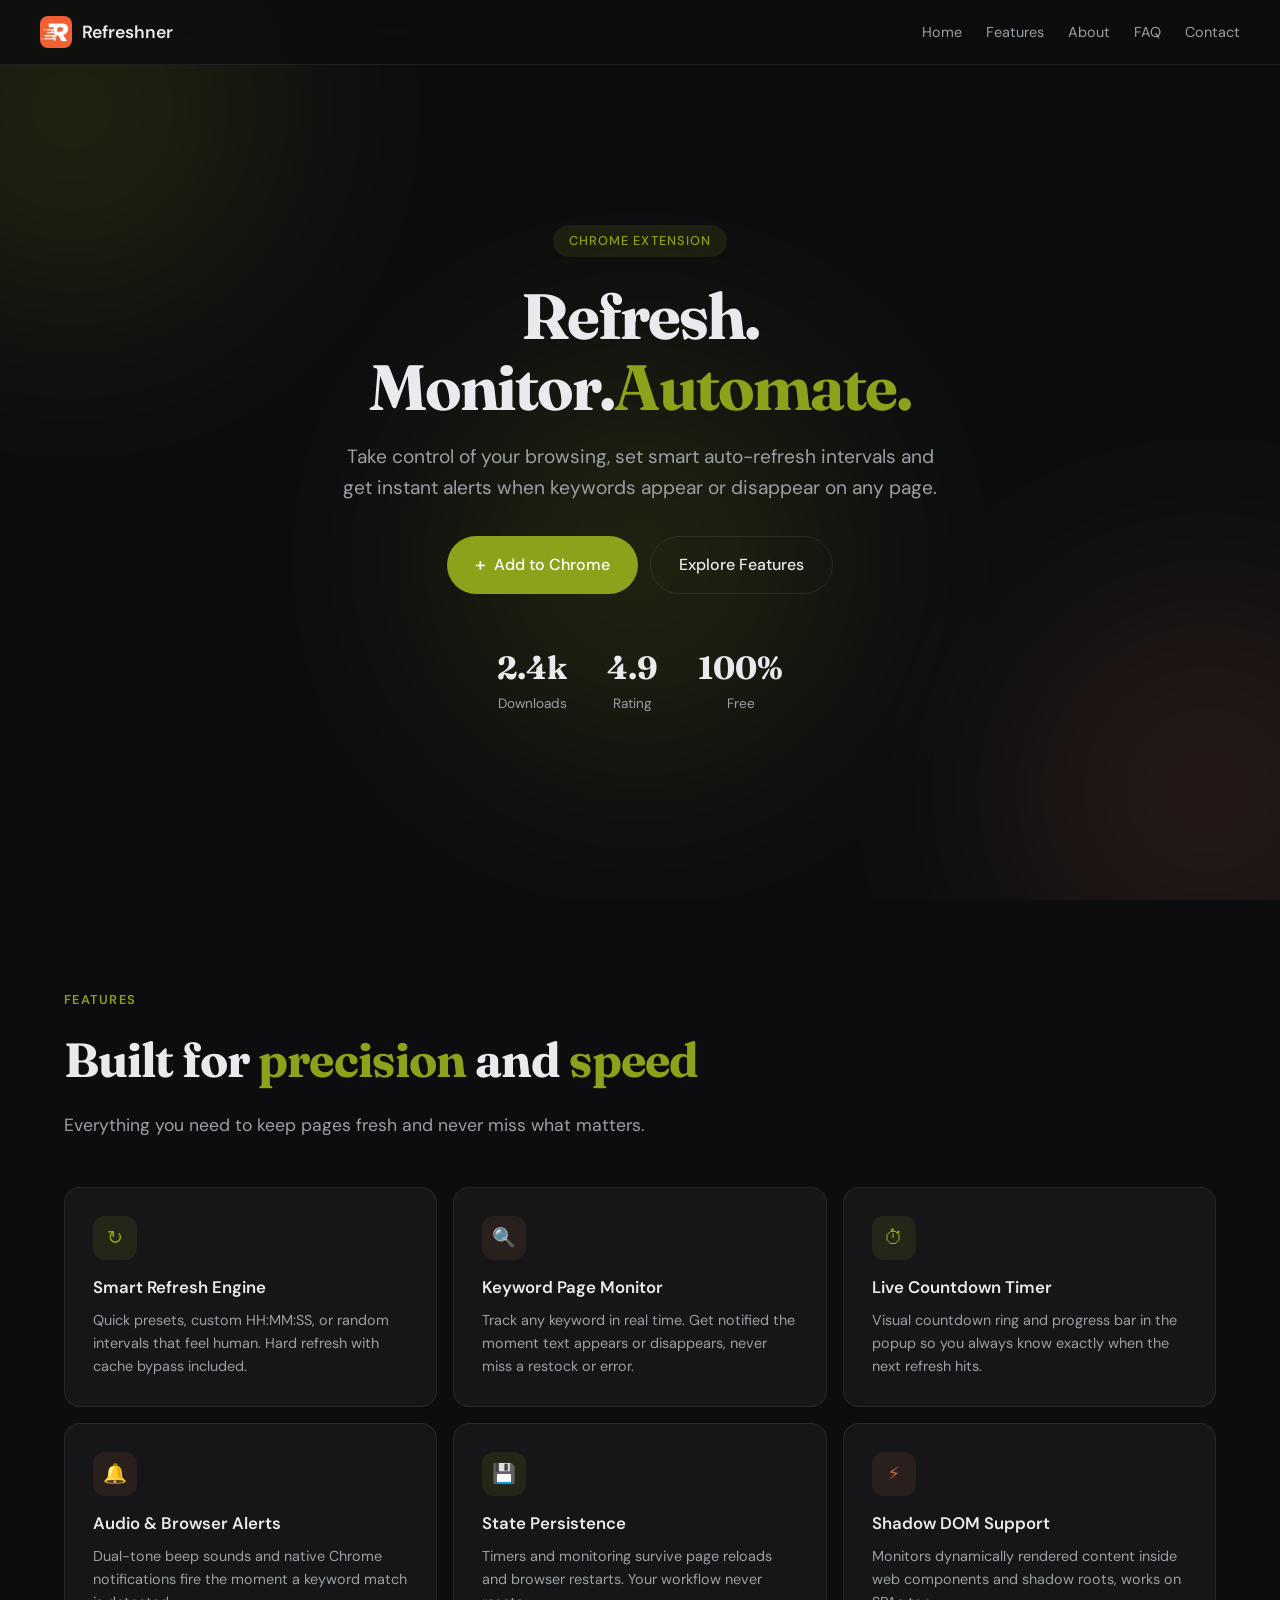
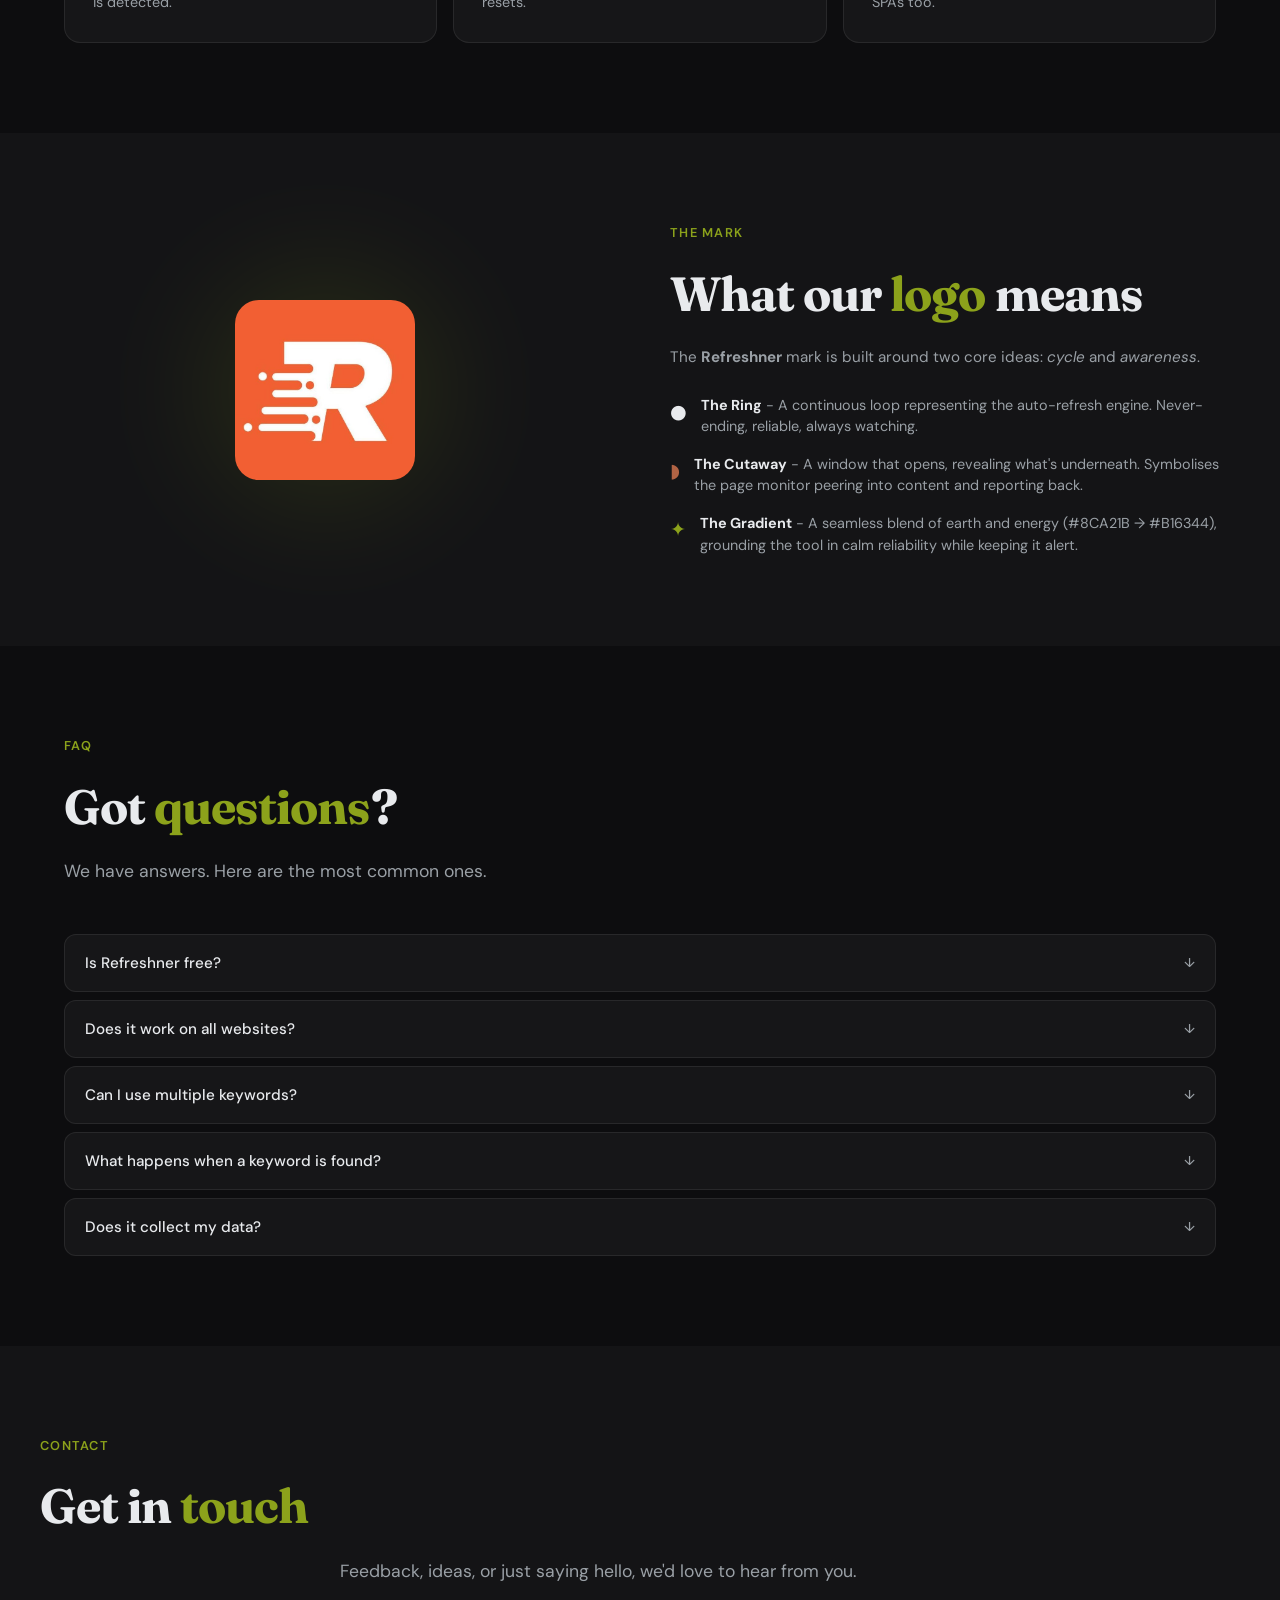
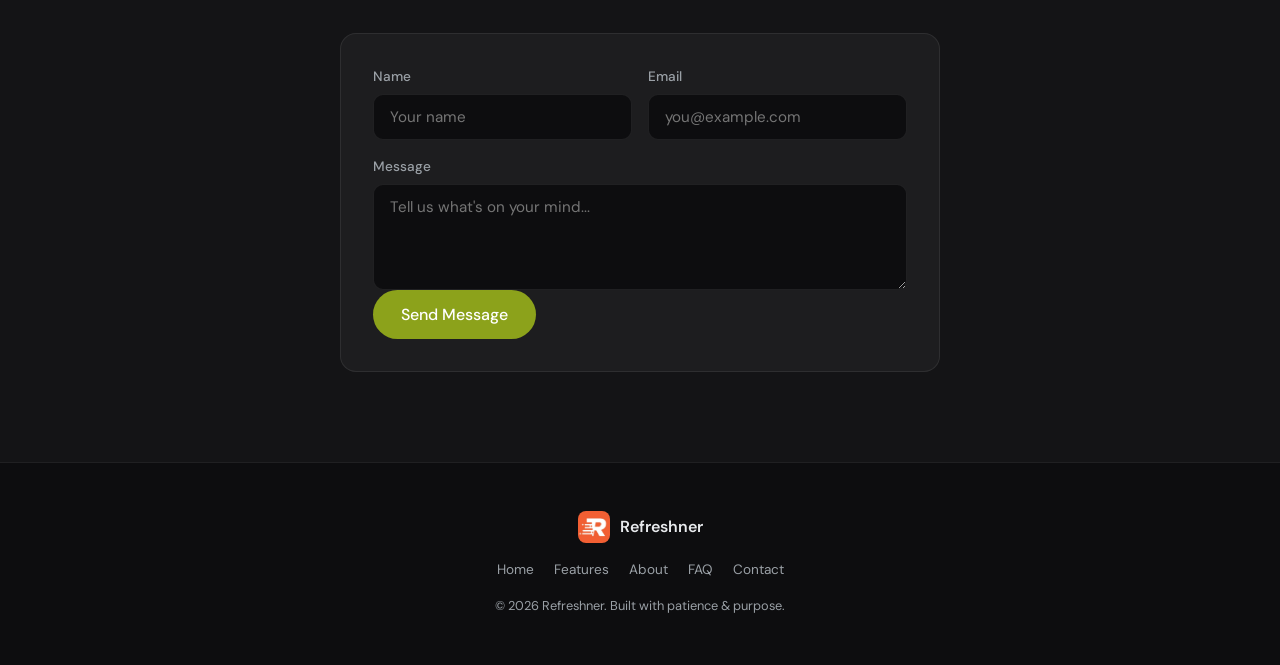
<file: Refreshner/index.html>
<!DOCTYPE html>
<html lang="en">
<head>
  <meta charset="UTF-8" />
  <meta name="viewport" content="width=device-width, initial-scale=1.0" />
  <title>Refreshner - Smart Auto Refresh &amp; Page Monitor</title>
  <meta name="description" content="Refreshner provides smart auto-refresh with customizable intervals, keyword page monitoring, live countdown timer, and audio alerts when matches are found. Free, open source, and privacy-first Chrome extension." />
  <meta name="keywords" content="Refreshner, Chrome extension, auto refresh, page monitor, keyword monitoring, countdown timer, privacy extension, open source" />
  <meta name="robots" content="index, follow" />
  <meta name="googlebot" content="index, follow" />
  <meta name="author" content="Pawan Simha R" />
  <meta name="theme-color" content="#000000" />
  <link rel="canonical" href="https://pawansimha.github.io/JIT/Refreshner/" />
  <meta property="og:type" content="website" />
  <meta property="og:title" content="Refreshner - Smart Auto Refresh &amp; Page Monitor" />
  <meta property="og:description" content="Auto-refresh pages with smart intervals and monitor content for keywords. Free, open source Chrome extension." />
  <meta property="og:url" content="https://pawansimha.github.io/JIT/Refreshner/" />
  <meta property="og:image" content="https://raw.githubusercontent.com/PawanSimha/JIT/main/Logo.webp" />
  <meta property="og:image:width" content="512" />
  <meta property="og:image:height" content="512" />
  <meta property="og:image:alt" content="Refreshner logo" />
  <meta property="og:site_name" content="JIT" />
  <meta property="og:locale" content="en_US" />
  <meta name="twitter:card" content="summary" />
  <meta name="twitter:title" content="Refreshner - Smart Auto Refresh &amp; Page Monitor" />
  <meta name="twitter:description" content="Auto-refresh pages with smart intervals and monitor content for keywords. Free, open source Chrome extension." />
  <meta name="twitter:image" content="https://raw.githubusercontent.com/PawanSimha/JIT/main/Logo.webp" />
  <meta name="twitter:image:alt" content="Refreshner logo" />
  <link rel="icon" href="icons/Refreshner.png" />
  <link rel="preconnect" href="https://fonts.googleapis.com" />
  <link rel="preconnect" href="https://fonts.gstatic.com" crossorigin />
  <script type="application/ld+json">
  {
    "@context": "https://schema.org",
    "@type": "SoftwareApplication",
    "name": "Refreshner",
    "operatingSystem": "ChromeOS, Windows, macOS, Linux",
    "applicationCategory": "BrowserExtension",
    "description": "Smart auto-refresh extension with customizable intervals, keyword page monitoring, live countdown timer, and audio alerts.",
    "version": "2.0.0",
    "offers": { "@type": "Offer", "price": "0", "priceCurrency": "USD" },
    "author": { "@type": "Person", "name": "Pawan Simha R" }
  }
  </script>
  <link href="https://fonts.googleapis.com/css2?family=Fraunces:opsz,wght@9..144,400;9..144,500;9..144,600;9..144,700&family=DM+Sans:opsz,wght@9..40,300;9..40,400;9..40,500;9..40,600&display=swap" rel="stylesheet" />
  <style>
    *,*::before,*::after { margin:0; padding:0; box-sizing:border-box; }
    :root { --green:#8CA21B; --brown:#B16344; --bg:#0d0d0f; --bg2:#141416; --card:rgba(255,255,255,0.04); --border:rgba(255,255,255,0.08); --text:#e8eaed; --text2:#9aa0a6; --max-w:1200px; }
    html { scroll-behavior:smooth; }
    body { font-family:'DM Sans',system-ui,sans-serif; background:var(--bg); color:var(--text); -webkit-font-smoothing:antialiased; line-height:1.6; }
    .navbar { position:fixed; top:0; left:0; right:0; z-index:1000; padding:16px 24px; background:rgba(13,13,15,0.85); backdrop-filter:blur(16px); border-bottom:1px solid var(--border); }
    .nav-inner { max-width:var(--max-w); margin:0 auto; display:flex; align-items:center; justify-content:space-between; }
    .nav-logo { display:flex; align-items:center; gap:10px; text-decoration:none; color:var(--text); font-weight:600; font-size:1.1rem; }
    .nav-logo img { width:32px; height:32px; border-radius:8px; }
    .nav-links { display:flex; list-style:none; gap:24px; }
    .nav-links a { text-decoration:none; color:var(--text2); font-size:0.9rem; transition:color 0.2s; }
    .nav-links a:hover { color:var(--text); }
    .nav-toggle { display:none; flex-direction:column; gap:5px; background:none; border:none; cursor:pointer; padding:4px; }
    .nav-toggle span { display:block; width:24px; height:2px; background:var(--text); border-radius:2px; transition:0.3s; }
    .hero { min-height:100dvh; display:flex; align-items:center; justify-content:center; text-align:center; padding:120px 24px 80px; position:relative; overflow:hidden; }
    .hero-bg { position:absolute; inset:0; overflow:hidden; }
    .blob { position:absolute; width:400px; height:400px; border-radius:50%; filter:blur(100px); opacity:0.15; }
    .blob-1 { background:var(--green); top:-10%; left:-10%; }
    .blob-2 { background:var(--brown); bottom:-10%; right:-10%; }
    .blob-3 { background:var(--green); top:40%; left:50%; transform:translateX(-50%); }
    .hero-content { position:relative; max-width:800px; }
    .hero-badge { display:inline-block; font-size:0.8rem; font-weight:500; padding:6px 16px; border-radius:100px; background:rgba(140,162,27,0.12); color:var(--green); margin-bottom:24px; text-transform:uppercase; letter-spacing:0.08em; }
    .hero-title { font-family:'Fraunces',serif; font-size:clamp(2.5rem,6vw,4rem); font-weight:700; line-height:1.1; letter-spacing:-0.03em; margin-bottom:20px; }
    .hero-title span { color:var(--green); }
    .hero-sub { font-size:clamp(1rem,2vw,1.2rem); color:var(--text2); max-width:600px; margin:0 auto 32px; }
    .hero-actions { display:flex; gap:12px; justify-content:center; flex-wrap:wrap; }
    .btn { display:inline-flex; align-items:center; gap:8px; padding:14px 28px; border-radius:100px; font-size:1rem; font-weight:500; text-decoration:none; cursor:pointer; border:none; font-family:inherit; transition:opacity 0.2s,transform 0.2s; }
    .btn:hover { opacity:0.85; transform:translateY(-1px); }
    .btn-primary { background:var(--green); color:#fff; }
    .btn-outline { background:transparent; color:var(--text); border:1px solid var(--border); }
    .btn-icon { font-size:1.2rem; }
    .hero-stats { display:flex; gap:40px; justify-content:center; margin-top:48px; flex-wrap:wrap; }
    .stat { display:flex; flex-direction:column; }
    .stat-num { font-family:'Fraunces',serif; font-size:2rem; font-weight:700; color:var(--text); }
    .stat-label { font-size:0.85rem; color:var(--text2); }
    .section { padding:clamp(60px,10vh,100px) 24px; max-width:var(--max-w); margin:0 auto; }
    .section-alt { background:var(--bg2); max-width:none; padding-left:24px; padding-right:24px; }
    .section-alt > * { max-width:var(--max-w); margin-left:auto; margin-right:auto; }
    .section-label { font-size:0.8rem; font-weight:600; color:var(--green); text-transform:uppercase; letter-spacing:0.1em; margin-bottom:12px; }
    .section-title { font-family:'Fraunces',serif; font-size:clamp(2rem,4vw,3rem); font-weight:700; letter-spacing:-0.02em; margin-bottom:12px; }
    .section-title span { color:var(--green); }
    .section-desc { color:var(--text2); font-size:clamp(0.95rem,1.5vw,1.1rem); max-width:600px; margin-bottom:48px; }
    .features-grid { display:grid; grid-template-columns:repeat(auto-fit,minmax(min(280px,100%),1fr)); gap:16px; }
    .feature-card { padding:28px; border-radius:16px; background:var(--card); border:1px solid var(--border); transition:border-color 0.2s; }
    .feature-card:hover { border-color:rgba(255,255,255,0.15); }
    .feature-icon { width:44px; height:44px; display:flex; align-items:center; justify-content:center; border-radius:12px; background:color-mix(in srgb,var(--ic) 12%,transparent); color:var(--ic); font-size:1.2rem; margin-bottom:14px; }
    .feature-card h3 { font-size:1.05rem; font-weight:600; margin-bottom:8px; }
    .feature-card p { font-size:0.9rem; color:var(--text2); line-height:1.6; }
    .about-logo-inner { display:grid; grid-template-columns:1fr 1fr; gap:60px; align-items:center; }
    .about-logo-visual { display:flex; align-items:center; justify-content:center; position:relative; }
    .logo-glow { position:absolute; width:240px; height:240px; border-radius:50%; background:var(--green); filter:blur(60px); opacity:0.15; }
    .about-logo-img { width:180px; height:180px; border-radius:24px; position:relative; }
    .about-logo-text p { color:var(--text2); font-size:0.95rem; margin-bottom:24px; line-height:1.7; }
    .logo-meanings { list-style:none; display:flex; flex-direction:column; gap:16px; }
    .logo-meanings li { display:flex; gap:14px; }
    .lm-icon { font-size:1.2rem; flex-shrink:0; margin-top:2px; }
    .logo-meanings li strong { color:var(--text); }
    .logo-meanings li div { font-size:0.9rem; color:var(--text2); line-height:1.5; }
    .faq-list { display:flex; flex-direction:column; gap:8px; }
    .faq-item { border-radius:12px; background:var(--card); border:1px solid var(--border); overflow:hidden; }
    .faq-q { width:100%; display:flex; justify-content:space-between; align-items:center; padding:18px 20px; background:none; border:none; color:var(--text); font-size:0.95rem; font-weight:500; cursor:pointer; font-family:inherit; text-align:left; }
    .faq-q:hover { background:rgba(255,255,255,0.03); }
    .faq-arrow { font-size:0.8rem; color:var(--text2); transition:transform 0.3s; }
    .faq-item.open .faq-arrow { transform:rotate(180deg); }
    .faq-a { max-height:0; overflow:hidden; transition:max-height 0.3s ease,padding 0.3s ease; padding:0 20px; }
    .faq-item.open .faq-a { max-height:200px; padding:0 20px 18px; }
    .faq-a p { font-size:0.9rem; color:var(--text2); line-height:1.6; }
    .contact-form { max-width:600px; padding:32px; border-radius:16px; background:var(--card); border:1px solid var(--border); }
    .form-row { display:grid; grid-template-columns:1fr 1fr; gap:16px; margin-bottom:16px; }
    .form-group { display:flex; flex-direction:column; gap:6px; }
    .form-group label { font-size:0.85rem; color:var(--text2); font-weight:500; }
    .form-group input,.form-group textarea { width:100%; padding:12px 16px; background:var(--bg); border:1px solid var(--border); border-radius:10px; color:var(--text); font-size:0.95rem; font-family:inherit; outline:none; }
    .form-group input:focus,.form-group textarea:focus { border-color:var(--green); }
    .footer { padding:48px 24px; border-top:1px solid var(--border); text-align:center; }
    .footer-inner { max-width:var(--max-w); margin:0 auto; }
    .footer-brand { display:flex; align-items:center; justify-content:center; gap:10px; margin-bottom:16px; }
    .footer-brand img { width:32px; height:32px; border-radius:8px; }
    .footer-brand span { font-weight:600; font-size:1rem; }
    .footer-links { display:flex; justify-content:center; gap:20px; margin-bottom:16px; }
    .footer-links a { color:var(--text2); text-decoration:none; font-size:0.85rem; }
    .footer-links a:hover { color:var(--text); }
    .footer-copy { font-size:0.8rem; color:var(--text2); }
    .scroll-top { position:fixed; bottom:24px; right:24px; width:44px; height:44px; border-radius:50%; background:var(--green); color:#fff; border:none; font-size:1.2rem; cursor:pointer; opacity:0; visibility:hidden; transition:opacity 0.3s,visibility 0.3s; z-index:999; }
    .scroll-top.show { opacity:1; visibility:visible; }
    .glass { opacity:0; transform:translateY(20px); transition:opacity 0.6s ease,transform 0.6s ease; }
    .glass.visible { opacity:1; transform:translateY(0); }
    @media (max-width:768px) { .nav-links { display:none; position:absolute; top:100%; left:0; right:0; flex-direction:column; background:rgba(13,13,15,0.95); border-bottom:1px solid var(--border); padding:12px; gap:0; } .nav-links.open { display:flex; } .nav-links a { padding:12px 16px; display:block; } .nav-toggle { display:flex; } .about-logo-inner { grid-template-columns:1fr; text-align:center; } .form-row { grid-template-columns:1fr; } .hero-stats { gap:24px; } }
    @media (max-width:560px) { .hero { padding:100px 16px 60px; } .section { padding:40px 16px; } .feature-card { padding:20px; } }
  </style>
</head>
<body>

  <!-- ============ FLOATING NAVBAR ============ -->
  <nav class="navbar" id="navbar">
    <div class="nav-inner">
      <a href="#" class="nav-logo">
        <img src="icons/Refreshner.png" alt="Refreshner logo" width="32" height="32" />
        <span>Refreshner</span>
      </a>
      <ul class="nav-links" id="navLinks">
        <li><a href="#hero">Home</a></li>
        <li><a href="#features">Features</a></li>
        <li><a href="#about-logo">About</a></li>
        <li><a href="#faq">FAQ</a></li>
        <li><a href="#contact">Contact</a></li>
      </ul>
      <button class="nav-toggle" id="navToggle" aria-label="Menu">
        <span></span><span></span><span></span>
      </button>
    </div>
  </nav>

  <!-- ============ HERO ============ -->
  <section class="hero" id="hero">
    <div class="hero-bg">
      <div class="blob blob-1"></div>
      <div class="blob blob-2"></div>
      <div class="blob blob-3"></div>
    </div>
    <div class="hero-content">
      <div class="hero-badge">Chrome Extension</div>
      <h1 class="hero-title">Refresh.<br />Monitor.<span>Automate.</span></h1>
      <p class="hero-sub">
        Take control of your browsing, set smart auto-refresh intervals and
        get instant alerts when keywords appear or disappear on any page.
      </p>
      <div class="hero-actions">
        <a href="../extension.html" class="btn btn-primary">
          <span class="btn-icon">&#43;</span> Add to Chrome
        </a>
        <a href="#features" class="btn btn-outline">Explore Features</a>
      </div>
      <div class="hero-stats">
        <div class="stat"><span class="stat-num">2.4k</span><span class="stat-label">Downloads</span></div>
        <div class="stat"><span class="stat-num">4.9</span><span class="stat-label">Rating</span></div>
        <div class="stat"><span class="stat-num">100%</span><span class="stat-label">Free</span></div>
      </div>
    </div>
  </section>

  <!-- ============ FEATURES ============ -->
  <section class="section" id="features">
    <div class="section-label">Features</div>
    <h2 class="section-title">Built for <span>precision</span> and <span>speed</span></h2>
    <p class="section-desc">
      Everything you need to keep pages fresh and never miss what matters.
    </p>

    <div class="features-grid">
      <div class="feature-card glass" data-delay="0">
        <div class="feature-icon" style="--ic:#8CA21B">&#x21bb;</div>
        <h3>Smart Refresh Engine</h3>
        <p>Quick presets, custom HH:MM:SS, or random intervals that feel human. Hard refresh with cache bypass included.</p>
      </div>
      <div class="feature-card glass" data-delay="0.15">
        <div class="feature-icon" style="--ic:#B16344">&#x1F50D;</div>
        <h3>Keyword Page Monitor</h3>
        <p>Track any keyword in real time. Get notified the moment text appears or disappears, never miss a restock or error.</p>
      </div>
      <div class="feature-card glass" data-delay="0.3">
        <div class="feature-icon" style="--ic:#8CA21B">&#x23F1;</div>
        <h3>Live Countdown Timer</h3>
        <p>Visual countdown ring and progress bar in the popup so you always know exactly when the next refresh hits.</p>
      </div>
      <div class="feature-card glass" data-delay="0.45">
        <div class="feature-icon" style="--ic:#B16344">&#x1F514;</div>
        <h3>Audio &amp; Browser Alerts</h3>
        <p>Dual-tone beep sounds and native Chrome notifications fire the moment a keyword match is detected.</p>
      </div>
      <div class="feature-card glass" data-delay="0.6">
        <div class="feature-icon" style="--ic:#8CA21B">&#x1F4BE;</div>
        <h3>State Persistence</h3>
        <p>Timers and monitoring survive page reloads and browser restarts. Your workflow never resets.</p>
      </div>
      <div class="feature-card glass" data-delay="0.75">
        <div class="feature-icon" style="--ic:#B16344">&#x26A1;</div>
        <h3>Shadow DOM Support</h3>
        <p>Monitors dynamically rendered content inside web components and shadow roots, works on SPAs too.</p>
      </div>
    </div>
  </section>

  <!-- ============ ABOUT THE LOGO ============ -->
  <section class="section section-alt" id="about-logo">
    <div class="about-logo-inner">
      <div class="about-logo-visual">
        <div class="logo-glow"></div>
        <img src="icons/Refreshner.png" alt="Refreshner Logo" class="about-logo-img" width="180" height="180" />
      </div>
      <div class="about-logo-text">
        <div class="section-label">The Mark</div>
        <h2 class="section-title">What our <span>logo</span> means</h2>
        <p>
          The <strong>Refreshner</strong> mark is built around two core ideas:
          <em>cycle</em> and <em>awareness</em>.
        </p>
        <ul class="logo-meanings">
          <li>
            <span class="lm-icon">&#x25CF;</span>
            <div><strong>The Ring</strong> - A continuous loop representing the auto-refresh engine. Never-ending, reliable, always watching.</div>
          </li>
          <li>
            <span class="lm-icon" style="color:#B16344">&#x25D7;</span>
            <div><strong>The Cutaway</strong> - A window that opens, revealing what's underneath. Symbolises the page monitor peering into content and reporting back.</div>
          </li>
          <li>
            <span class="lm-icon" style="color:#8CA21B">&#x2726;</span>
            <div><strong>The Gradient</strong> - A seamless blend of earth and energy (&#35;8CA21B &#8594; &#35;B16344), grounding the tool in calm reliability while keeping it alert.</div>
          </li>
        </ul>
      </div>
    </div>
  </section>

  <!-- ============ FAQ ============ -->
  <section class="section" id="faq">
    <div class="section-label">FAQ</div>
    <h2 class="section-title">Got <span>questions</span>?</h2>
    <p class="section-desc">We have answers. Here are the most common ones.</p>

    <div class="faq-list">
      <div class="faq-item glass">
        <button class="faq-q">
          <span>Is Refreshner free?</span>
          <span class="faq-arrow">&#x2193;</span>
        </button>
        <div class="faq-a"><p>Yes, 100% free, no ads, no data collection. Open-source and always will be.</p></div>
      </div>
      <div class="faq-item glass">
        <button class="faq-q">
          <span>Does it work on all websites?</span>
          <span class="faq-arrow">&#x2193;</span>
        </button>
        <div class="faq-a"><p>It works on every standard webpage. Chrome internal pages (&#99;hrome://) and the PDF viewer are excluded by browser policy.</p></div>
      </div>
      <div class="faq-item glass">
        <button class="faq-q">
          <span>Can I use multiple keywords?</span>
          <span class="faq-arrow">&#x2193;</span>
        </button>
        <div class="faq-a"><p>Absolutely. Add as many keywords as you like, the monitor scans for all of them in real time and triggers on the first match.</p></div>
      </div>
      <div class="faq-item glass">
        <button class="faq-q">
          <span>What happens when a keyword is found?</span>
          <span class="faq-arrow">&#x2193;</span>
        </button>
        <div class="faq-a"><p>The auto-refresh stops immediately, you hear a dual-tone alert sound, and a Chrome notification appears with the matched keyword and page title.</p></div>
      </div>
      <div class="faq-item glass">
        <button class="faq-q">
          <span>Does it collect my data?</span>
          <span class="faq-arrow">&#x2193;</span>
        </button>
        <div class="faq-a"><p>Never. Everything runs locally in your browser. No analytics, no trackers, no servers.</p></div>
      </div>
    </div>
  </section>

  <!-- ============ CONTACT ============ -->
  <section class="section section-alt" id="contact">
    <div class="section-label">Contact</div>
    <h2 class="section-title">Get in <span>touch</span></h2>
    <p class="section-desc">Feedback, ideas, or just saying hello, we'd love to hear from you.</p>

    <form class="contact-form glass" id="contactForm" action="https://formsubmit.co/pawansimha.pc@gmail.com" method="POST">
      <div class="form-row">
        <div class="form-group">
          <label for="name">Name</label>
          <input type="text" name="name" id="name" placeholder="Your name" required />
        </div>
        <div class="form-group">
          <label for="email">Email</label>
          <input type="email" name="email" id="email" placeholder="you@example.com" required />
        </div>
      </div>
      <div class="form-group">
        <label for="message">Message</label>
        <textarea name="message" id="message" rows="4" placeholder="Tell us what's on your mind..." required></textarea>
      </div>
      <input type="hidden" name="_subject" value="Refreshner Contact" />
      <input type="hidden" name="_next" value="https://pawansimha.github.io/JIT/" />
      <button type="submit" class="btn btn-primary">Send Message</button>
    </form>
  </section>

  <!-- ============ FOOTER ============ -->
  <footer class="footer">
    <div class="footer-inner">
      <div class="footer-brand">
        <img src="icons/Refreshner.png" alt="Refreshner" width="28" height="28" />
        <span>Refreshner</span>
      </div>
      <div class="footer-links">
        <a href="#hero">Home</a>
        <a href="#features">Features</a>
        <a href="#about-logo">About</a>
        <a href="#faq">FAQ</a>
        <a href="#contact">Contact</a>
      </div>
      <p class="footer-copy">&copy; 2026 Refreshner. Built with patience &amp; purpose.</p>
    </div>
  </footer>

  <!-- ============ SCROLL TOP ============ -->
  <button class="scroll-top" id="scrollTop" aria-label="Scroll to top">&#x2191;</button>

  <script>
    (function(){'use strict';
      const toggle=document.getElementById('navToggle'),links=document.getElementById('navLinks');
      if(toggle&&links){toggle.addEventListener('click',function(){links.classList.toggle('open');});}
      const topBtn=document.getElementById('scrollTop');
      if(topBtn){window.addEventListener('scroll',function(){topBtn.classList.toggle('show',window.scrollY>400);});topBtn.addEventListener('click',function(){window.scrollTo({top:0,behavior:'smooth'});});}
      document.querySelectorAll('.faq-q').forEach(function(btn){btn.addEventListener('click',function(){var item=this.parentElement;item.classList.toggle('open');});});
      var form=document.getElementById('contactForm');if(form){form.addEventListener('submit',function(){var btn=this.querySelector('button[type=submit]');if(btn){btn.disabled=true;btn.textContent='Sending...';}});}
      var observer=new IntersectionObserver(function(entries){entries.forEach(function(e){if(e.isIntersecting){e.target.classList.add('visible');observer.unobserve(e.target);}});},{threshold:0.08});
      document.querySelectorAll('.glass').forEach(function(el){observer.observe(el);});
    })();
  </script>
</body>
</html>
</file>
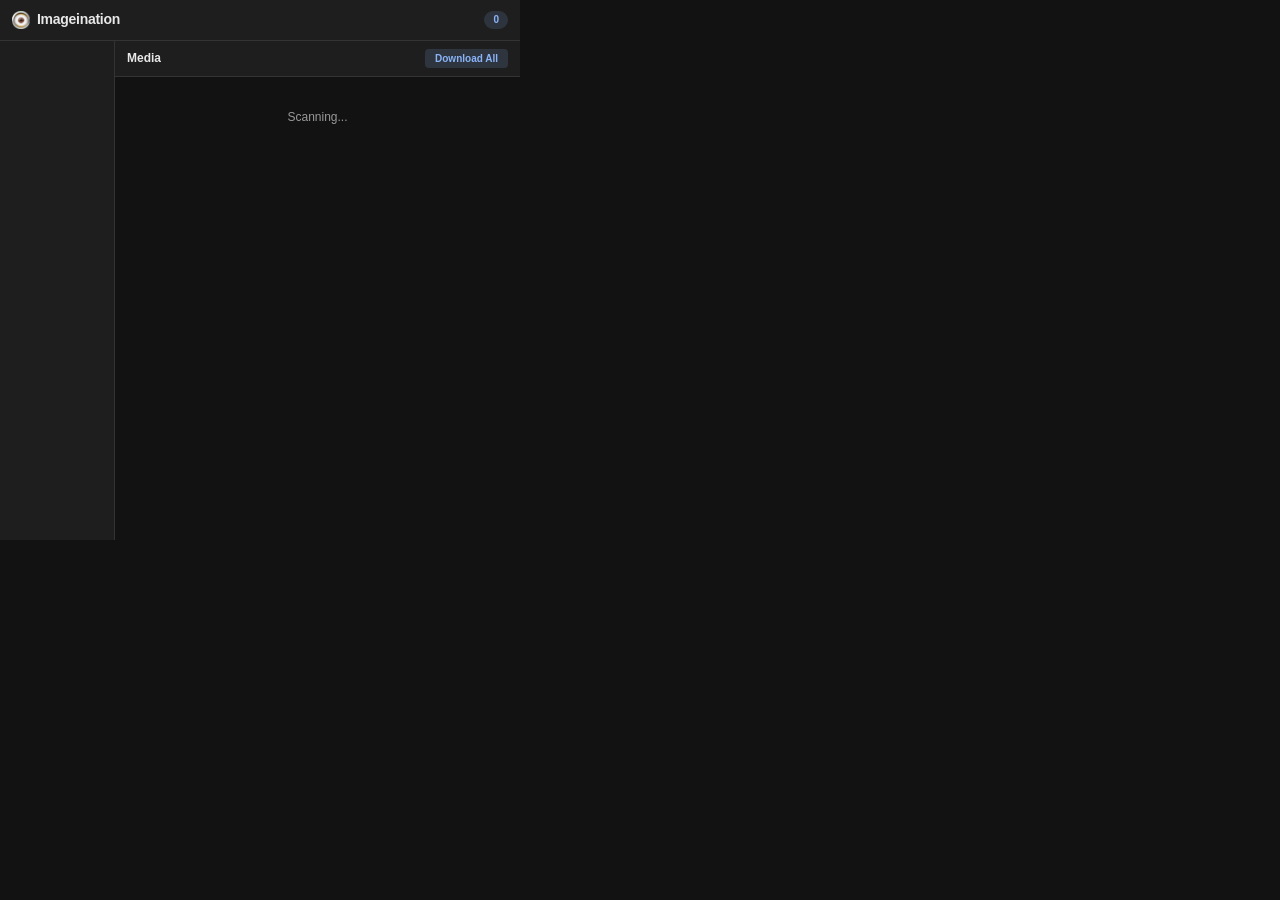
<file: Imageination/popup.html>
<!DOCTYPE html>
<html lang="en">
<head>
<meta charset="UTF-8" />
<meta name="viewport" content="width=device-width,initial-scale=1.0" />
<title>Imageination</title>
<link rel="stylesheet" href="popup.css" />
</head>
<body>
<div id="app">
  <header>
    <div class="h-left"><img class="h-icon" src="icons/icon.png" alt="" /> <span class="h-title">Imageination</span></div>
    <div class="h-right">
      <button class="dl-all-h" id="dlAllBtn" hidden>&darr; All</button>
      <span class="h-badge" id="countBadge">0</span>
    </div>
  </header>

  <div class="layout">
    <nav class="nav" id="sidebar">
      <div class="nav-inner" id="sidebarItems"></div>
    </nav>

    <div class="main">
      <div class="p-head" id="panelHeader">
        <span class="p-title" id="panelTitle">Media</span>
        <button class="da" id="panelDlAll">Download All</button>
      </div>
      <div class="grid" id="imgGrid">
        <div class="grid-msg">Scanning...</div>
      </div>
    </div>
  </div>
</div>
<script src="popup.js"></script>
</body>
</html>
</file>
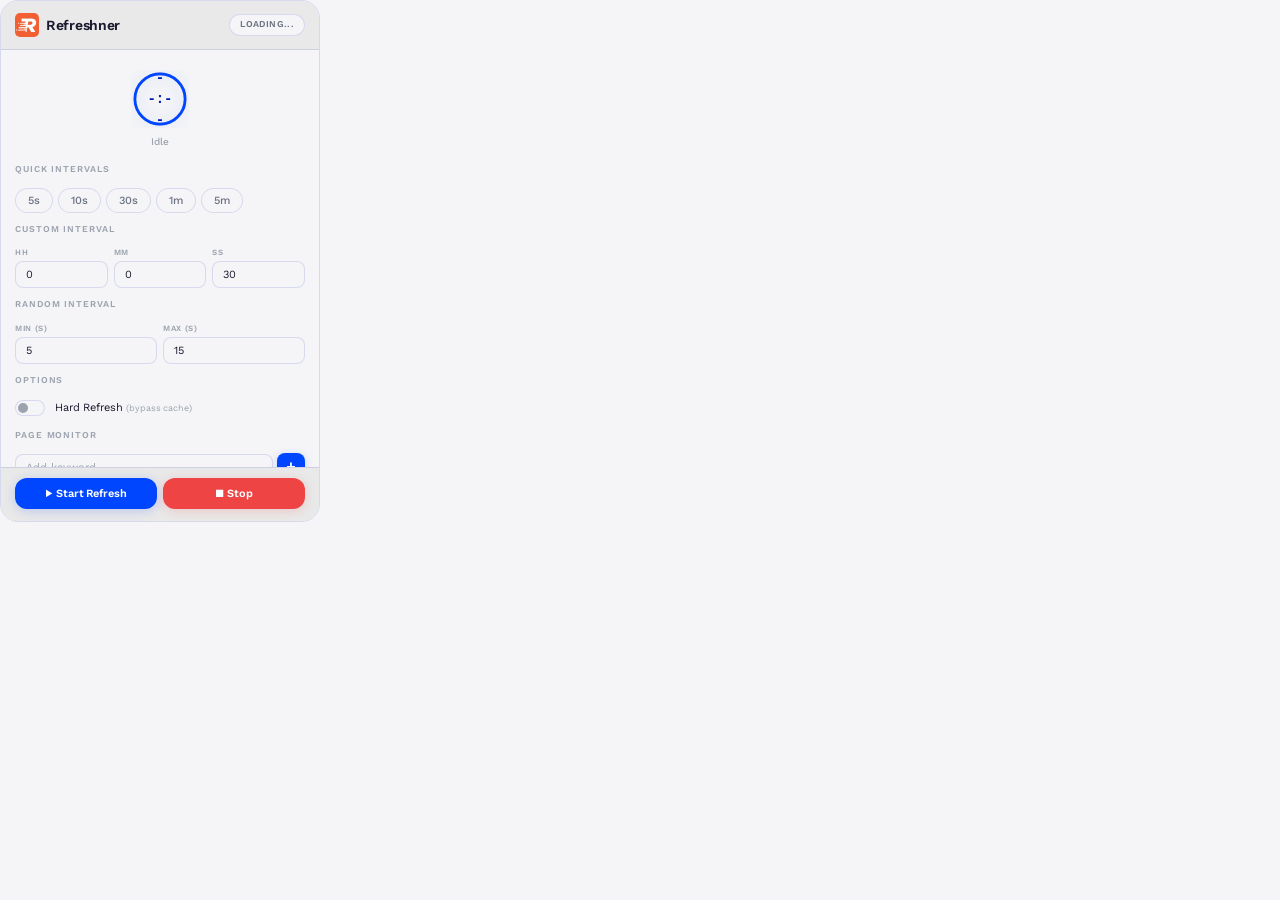
<file: Refreshner/popup.html>
<!DOCTYPE html>
<html lang="en">
<head>
  <meta charset="UTF-8" />
  <meta name="viewport" content="width=device-width, initial-scale=1.0" />
  <link rel="preconnect" href="https://fonts.googleapis.com" />
  <link rel="preconnect" href="https://fonts.gstatic.com" crossorigin />
  <link href="https://fonts.googleapis.com/css2?family=Work+Sans:wght@400;500;600;700&display=swap" rel="stylesheet" />
  <link rel="stylesheet" href="popup.css" />
</head>
<body>
  <div id="app">
    <header>
      <h1><img src="icons/Refreshner.png" alt="" width="24" height="24" style="border-radius:5px" /> Refreshner</h1>
      <span class="badge" id="tabDomain">loading...</span>
    </header>

    <div class="content">
      <section id="statusSection">
        <div id="countdownDisplay">
          <div id="countdownCircle">
            <svg viewBox="0 0 60 60">
              <circle class="bg" cx="30" cy="30" r="26" />
              <circle class="fg" id="progressRing" cx="30" cy="30" r="26" />
            </svg>
            <div id="countdownText">--:--</div>
          </div>
          <div id="statusLabel">Idle</div>
        </div>
      </section>

      <section class="section">
        <div class="section-title">Quick Intervals</div>
        <div class="chip-group" id="quickIntervals">
          <button class="chip" data-seconds="5">5s</button>
          <button class="chip" data-seconds="10">10s</button>
          <button class="chip" data-seconds="30">30s</button>
          <button class="chip" data-seconds="60">1m</button>
          <button class="chip" data-seconds="300">5m</button>
        </div>
      </section>

      <section class="section">
        <div class="section-title">Custom Interval</div>
        <div class="row">
          <label class="field"><span>HH</span><input type="number" id="customH" min="0" max="23" value="0" /></label>
          <label class="field"><span>MM</span><input type="number" id="customM" min="0" max="59" value="0" /></label>
          <label class="field"><span>SS</span><input type="number" id="customS" min="0" max="59" value="30" /></label>
        </div>
      </section>

      <section class="section">
        <div class="section-title">Random Interval</div>
        <div class="row">
          <label class="field"><span>Min (s)</span><input type="number" id="randomMin" min="1" value="5" /></label>
          <label class="field"><span>Max (s)</span><input type="number" id="randomMax" min="1" value="15" /></label>
        </div>
      </section>

      <section class="section">
        <div class="section-title">Options</div>
        <label class="toggle-row">
          <input type="checkbox" id="hardRefresh" />
          <span class="toggle-track"><span class="toggle-knob"></span></span>
          <span>Hard Refresh <span class="note">(bypass cache)</span></span>
        </label>
      </section>

      <section class="section">
        <div class="section-title">Page Monitor</div>
        <div class="row" style="gap:4px">
          <input type="text" id="keywordInput" placeholder="Add keyword..." />
          <button class="btn-sm" id="addKeywordBtn">+</button>
        </div>
        <div class="tag-list" id="tagList"></div>
        <div class="radio-row">
          <label><input type="radio" name="kwMode" value="appear" checked /> Appears</label>
          <label><input type="radio" name="kwMode" value="disappear" /> Disappears</label>
        </div>
      </section>
    </div>

    <div class="actions">
      <button class="btn btn-primary" id="startBtn">&#9654; Start Refresh</button>
      <button class="btn btn-danger" id="stopBtn">&#9632; Stop</button>
    </div>
  </div>
  <script src="popup.js"></script>
</body>
</html>
</file>
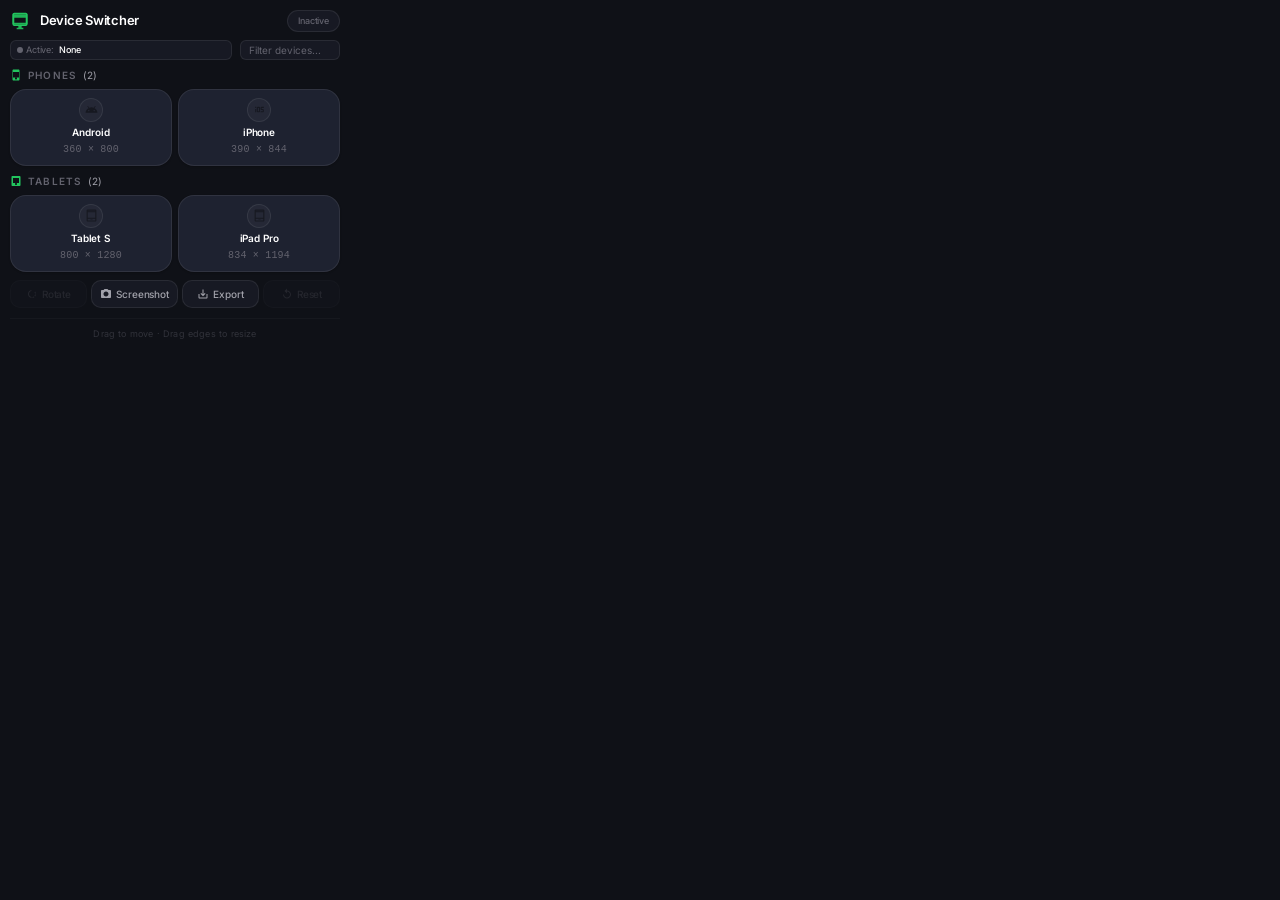
<file: Goofanizer/popup/popup.html>
<!DOCTYPE html>
<html lang="en">
<head>
<meta charset="UTF-8">
<meta name="viewport" content="width=device-width,initial-scale=1">
<title>Responsive Device Switcher</title>
<link rel="stylesheet" href="popup.css">
</head>
<body>
<div id="app">
  <header>
    <div class="header-top">
      <div class="header-brand">
        <svg class="header-brand-icon" width="20" height="20" viewBox="0 0 24 24" fill="currentColor">
          <path d="M21 16H3V4h18v12zm-2-8H5v6h14V8zm-7 10h-2v2H8v2h8v-2h-2v-2z" opacity="0.9"/>
          <path d="M5 2h14a2 2 0 012 2v12a2 2 0 01-2 2H5a2 2 0 01-2-2V4a2 2 0 012-2zm0 2v12h14V4H5z"/>
        </svg>
        <span class="header-title">Device Switcher</span>
      </div>
      <span id="statusBadge" class="badge idle">Inactive</span>
    </div>
    <div class="header-sub">
      <div class="current-device" id="currentDevice">
        <span class="device-dot" id="deviceDot"></span>
        <span class="device-label">Active:</span>
        <span class="device-name" id="deviceName">None</span>
        <span class="device-dims" id="deviceDims"></span>
      </div>
      <input type="text" id="searchInput" placeholder="Filter devices..." aria-label="Filter devices">
    </div>
  </header>

  <section id="section-mobile">
    <div class="section-title">
      <svg viewBox="0 0 24 24" fill="currentColor" style="color:var(--primary)">
        <path d="M17 1H7c-1.1 0-2 .9-2 2v18c0 1.1.9 2 2 2h10c1.1 0 2-.9 2-2V3c0-1.1-.9-2-2-2zm-5 20c-1.1 0-2-.9-2-2s.9-2 2-2 2 .9 2 2-.9 2-2 2zm6-4H6V6h12v11z"/>
      </svg>
      Phones
      <span id="mobileCount"></span>
    </div>
    <div class="card-grid" id="mobileGrid"></div>
  </section>

  <section id="section-tablet">
    <div class="section-title">
      <svg viewBox="0 0 24 24" fill="currentColor" style="color:var(--primary)">
        <path d="M19 2H5c-1.1 0-2 .9-2 2v16c0 1.1.9 2 2 2h14c1.1 0 2-.9 2-2V4c0-1.1-.9-2-2-2zm-7 18c-1.1 0-2-.9-2-2s.9-2 2-2 2 .9 2 2-.9 2-2 2zm6-4H6V6h12v10z"/>
      </svg>
      Tablets
      <span id="tabletCount"></span>
    </div>
    <div class="card-grid" id="tabletGrid"></div>
  </section>

  <section id="section-controls">
    <div class="controls-row">
      <button id="rotateBtn" class="btn btn-icon" title="Toggle portrait/landscape" disabled>
        <svg width="14" height="14" viewBox="0 0 24 24" fill="currentColor">
          <path d="M15.55 5.55L11 1v3.07C7.06 4.56 4 7.92 4 12s3.06 7.44 7 7.93v-2.02c-2.84-.48-5-2.94-5-5.91s2.16-5.43 5-5.91V1l4.55 4.55zM19.93 11a7.906 7.906 0 00-1.62-3.89l-1.42 1.42c.54.75.88 1.6 1.02 2.47h2.02zM13 17.93v2.02a7.935 7.935 0 003.89-1.62l-1.42-1.42c-.75.54-1.59.89-2.47 1.02zm3.89-2.42l1.42 1.41A7.984 7.984 0 0019.93 13h-2.02a5.965 5.965 0 01-1.02 2.51z"/>
        </svg>
        Rotate
      </button>
      <button id="screenshotBtn" class="btn btn-icon" title="Capture screenshot of current viewport">
        <svg width="14" height="14" viewBox="0 0 24 24" fill="currentColor">
          <path d="M9 2L7.17 4H4c-1.1 0-2 .9-2 2v12c0 1.1.9 2 2 2h16c1.1 0 2-.9 2-2V6c0-1.1-.9-2-2-2h-3.17L15 2H9zm3 15c-2.76 0-5-2.24-5-5s2.24-5 5-5 5 2.24 5 5-2.24 5-5 5z"/>
        </svg>
        Screenshot
      </button>
      <button id="exportBtn" class="btn btn-icon" title="Export screenshots for all device presets">
        <svg width="14" height="14" viewBox="0 0 24 24" fill="currentColor">
          <path d="M19 12v7H5v-7H3v7c0 1.1.9 2 2 2h14c1.1 0 2-.9 2-2v-7h-2zm-6 .67l2.59-2.58L17 11.5l-5 5-5-5 1.41-1.41L11 12.67V3h2v9.67z"/>
        </svg>
        Export
      </button>
      <button id="resetBtn" class="btn btn-icon btn-danger-icon" title="Reset to original viewport" disabled>
        <svg width="14" height="14" viewBox="0 0 24 24" fill="currentColor">
          <path d="M12 5V1L7 6l5 5V7c3.31 0 6 2.69 6 6s-2.69 6-6 6-6-2.69-6-6H4c0 4.42 3.58 8 8 8s8-3.58 8-8-3.58-8-8-8z"/>
        </svg>
        Reset
      </button>
    </div>
  </section>

  <div class="window-hint">Drag to move &middot; Drag edges to resize</div>
</div>
<script src="../utils/devices.js"></script>
<script src="popup.js"></script>
</body>
</html>
</file>
<file: Imageination/popup.css>
*,*::before,*::after{margin:0;padding:0;box-sizing:border-box}
html{width:520px;height:540px}
body{width:100%;height:100%}
::-webkit-scrollbar{width:4px}
::-webkit-scrollbar-track{background:#1a1a1a}
::-webkit-scrollbar-thumb{background:#333;border-radius:4px}

:root{
  --bg:#121212;--surface:#1e1e1e;--surface2:#2a2a2a;--border:#333;
  --primary:#8ab4f8;--pdim:rgba(138,180,248,0.15);
  --text:#e8e8e8;--t2:#999;--t3:#666;
  --r:8px;--rs:4px;
  --font:-apple-system,BlinkMacSystemFont,'Segoe UI',Roboto,Oxygen,Ubuntu,sans-serif;
  --tr:150ms ease;
}

body{font-family:var(--font);background:var(--bg);color:var(--text);font-size:13px;line-height:1.4;-webkit-font-smoothing:antialiased}

#app{display:flex;flex-direction:column;height:100%;overflow:hidden}

header{display:flex;align-items:center;justify-content:space-between;padding:10px 12px;background:var(--surface);border-bottom:1px solid var(--border);flex-shrink:0}
.h-left{display:flex;align-items:center;gap:7px}
.h-icon{width:18px;height:18px;border-radius:3px;flex-shrink:0}
.h-title{font-size:14px;font-weight:600;letter-spacing:-0.02em}
.h-right{display:flex;align-items:center;gap:6px}
.h-badge{font-size:10px;font-weight:600;background:var(--pdim);color:var(--primary);padding:2px 9px;border-radius:100px;min-width:22px;text-align:center}
.dl-all-h{background:var(--primary);color:#000;border:none;padding:4px 9px;border-radius:var(--rs);font-size:10px;font-weight:700;cursor:pointer;white-space:nowrap;font-family:var(--font);transition:opacity var(--tr);line-height:1}
.dl-all-h:hover{opacity:.85}
.dl-all-h:disabled{opacity:.3;cursor:default}

.layout{display:flex;flex:1;overflow:hidden;min-height:0}

.nav{width:115px;flex-shrink:0;background:var(--surface);border-right:1px solid var(--border);overflow-y:auto}
.nav-inner{display:flex;flex-direction:column;padding:4px 0}
.nav-it{display:flex;align-items:center;gap:6px;padding:7px 10px;border:none;background:none;color:var(--t2);cursor:pointer;font-family:var(--font);font-size:11px;text-align:left;width:100%;transition:background var(--tr),color var(--tr)}
.nav-it:hover{background:var(--surface2);color:var(--text)}
.nav-it.a{background:var(--pdim);color:var(--primary)}
.nav-dot{width:7px;height:7px;border-radius:50%;flex-shrink:0}
.nav-lb{flex:1;overflow:hidden;text-overflow:ellipsis;white-space:nowrap}
.nav-cn{font-size:9px;color:var(--t3);font-weight:500;background:var(--bg);padding:1px 5px;border-radius:100px;min-width:18px;text-align:center}
.nav-it.a .nav-cn{color:var(--primary);background:rgba(0,0,0,.2)}

.main{flex:1;display:flex;flex-direction:column;overflow:hidden;min-height:0;min-width:0}

.p-head{display:flex;align-items:center;justify-content:space-between;padding:8px 12px;background:var(--surface);border-bottom:1px solid var(--border);flex-shrink:0}
.p-title{font-size:12px;font-weight:600;display:flex;align-items:center;gap:6px}
.p-dot{width:8px;height:8px;border-radius:50%;display:inline-block}
.p-cn{font-size:11px;color:var(--t3);font-weight:400}

.da{background:var(--pdim);color:var(--primary);border:none;padding:4px 10px;border-radius:var(--rs);font-size:10px;font-weight:600;cursor:pointer;white-space:nowrap;font-family:var(--font);transition:opacity var(--tr);flex-shrink:0}
.da:hover{opacity:.8}
.da:disabled{opacity:.3;cursor:default}

.grid{display:grid;grid-template-columns:repeat(2,minmax(0,1fr));gap:6px;padding:8px 10px;overflow-y:auto;flex:1;min-height:0;align-content:start}

.card{background:var(--surface);border:1px solid var(--border);border-radius:var(--r)}
.prev{width:100%;height:70px;overflow:hidden;background:var(--bg);display:flex;align-items:center;justify-content:center;border-radius:var(--r) var(--r) 0 0}
.prev img{width:100%;height:100%;object-fit:cover}
.prev.b{background:var(--surface2)}
.prev .ph{font-size:22px;opacity:.25}
.prev.vid{background:#000;color:rgba(255,255,255,.6);font-size:28px;position:relative}
.prev.vid img{width:100%;height:100%;object-fit:cover;opacity:.7}
.prev.vid .ov{position:absolute;top:50%;left:50%;transform:translate(-50%,-50%);font-size:18px;opacity:.8;pointer-events:none}
.prev.aud{background:var(--surface2);color:var(--t3);font-size:32px}
.info{padding:6px 8px 2px}
.nm{font-size:10px;color:var(--t2);overflow:hidden;text-overflow:ellipsis;white-space:nowrap;line-height:1.3;margin-bottom:2px}
.mt{font-size:9px;color:var(--t3)}
.tb{font-size:8px;font-weight:600;padding:1px 5px;border-radius:3px;display:inline-block;margin-left:2px}
.dl{display:block;width:calc(100% - 16px);margin:6px 8px 8px;padding:6px 0;background:var(--primary);color:#000;border:none;border-radius:var(--rs);font-size:11px;font-weight:700;cursor:pointer;font-family:var(--font);text-align:center}
.dl:hover{opacity:.9}
.dl:disabled{opacity:.3;cursor:default}

.grid-msg{grid-column:1/-1;display:flex;flex-direction:column;align-items:center;justify-content:center;gap:8px;padding:24px 20px;text-align:center;color:var(--t2);font-size:12px}
.grid-msg .sp{width:16px;height:16px;border:2px solid var(--border);border-top-color:var(--primary);border-radius:50%;animation:spin .7s linear infinite;display:inline-block}
.grid-msg.err{color:#f44336}
.grid-msg .gb{background:var(--primary);color:#000;border:none;padding:5px 12px;border-radius:var(--rs);font-size:11px;font-weight:600;cursor:pointer;font-family:var(--font)}
.grid-msg .gb:hover{opacity:.85}
@keyframes spin{to{transform:rotate(360deg)}}
</file>
<file: Refreshner/popup.css>
*,*::before,*::after{margin:0;padding:0;box-sizing:border-box}

/* ── Custom Scrollbar ── */
::-webkit-scrollbar{width:5px}
::-webkit-scrollbar-track{background:rgb(233,233,233)}
::-webkit-scrollbar-thumb{background:rgb(0,70,255);border-radius:20px}
::-webkit-scrollbar-thumb:hover{background:rgb(255,128,64)}
*{scrollbar-width:thin;scrollbar-color:rgb(0,70,255) rgb(233,233,233)}

:root{
  --bg:#f5f5f7;
  --surface:rgb(233,233,233);
  --surface2:rgba(0,27,183,0.04);
  --border:rgba(0,27,183,0.12);
  --border-active:rgba(0,70,255,0.3);
  --primary:rgb(0,70,255);
  --primary-dark:rgb(0,27,183);
  --primary-glow:rgba(0,70,255,0.2);
  --accent:rgb(255,128,64);
  --accent-glow:rgba(255,128,64,0.25);
  --text:#1a1a2e;
  --text-2:#6b7280;
  --text-3:#9ca3af;
  --green:#22C55E;
  --red:#EF4444;
  --radius:18px;
  --radius-sm:12px;
  --radius-xs:8px;
  --radius-pill:100px;
  --font:'Work Sans',-apple-system,BlinkMacSystemFont,'Segoe UI',Roboto,sans-serif;
  --mono:SFMono-Regular,Consolas,'Liberation Mono',Menlo,monospace;
  --transition:200ms cubic-bezier(0.16,1,0.3,1);
}
html{width:320px;height:auto;overflow-x:hidden}
body{
  font-family:var(--font);
  background:var(--bg);
  color:var(--text);
  font-size:13px;
  line-height:1.5;
  -webkit-font-smoothing:antialiased;
  letter-spacing:-0.01em;
  border:1px solid var(--border);
  border-radius:var(--radius);
  overflow:hidden;
}
#app{
  padding:0;
  display:flex;
  flex-direction:column;
  gap:0;
  max-height:520px;
  overflow-y:auto;
  overflow-x:hidden;
}

/* ── Header ── */
header{
  display:flex;align-items:center;justify-content:space-between;
  background:var(--surface);
  padding:12px 14px;
  border-bottom:1px solid var(--border);
  position:sticky;top:0;z-index:10;
}
header h1{
  font-size:14px;font-weight:600;display:flex;align-items:center;gap:7px;
  letter-spacing:-0.02em;
}
.badge{
  font-size:9px;font-weight:600;text-transform:uppercase;letter-spacing:0.04em;
  background:var(--bg);border:1px solid var(--border);
  padding:3px 10px;border-radius:var(--radius-pill);
  color:var(--text-2);max-width:150px;
  overflow:hidden;text-overflow:ellipsis;white-space:nowrap;
}

/* ── Scrollable Content ── */
.content{padding:12px 14px 10px;display:flex;flex-direction:column;gap:10px}

/* ── Section ── */
.section-title{
  font-size:9px;font-weight:600;text-transform:uppercase;letter-spacing:0.1em;
  color:var(--text-3);margin-bottom:5px;
}
.section{display:flex;flex-direction:column;gap:6px}

/* ── Status / Countdown ── */
#statusSection{text-align:center;padding:8px 0 4px}
#countdownDisplay{display:flex;flex-direction:column;align-items:center;gap:6px}
#countdownCircle{position:relative;width:58px;height:58px}
#countdownCircle svg{width:100%;height:100%;transform:rotate(-90deg)}
#countdownCircle .bg{fill:none;stroke:var(--border);stroke-width:3}
#countdownCircle .fg{
  fill:none;stroke:var(--primary);stroke-width:3;stroke-linecap:round;
  transition:stroke-dashoffset 0.4s;stroke-dasharray:163.36;
  filter:drop-shadow(0 0 8px var(--primary-glow));
}
#countdownText{
  position:absolute;top:50%;left:50%;transform:translate(-50%,-50%);
  font-size:14px;font-weight:700;font-variant-numeric:tabular-nums;
  font-family:var(--mono);color:var(--primary-dark);
}
#statusLabel{font-size:10px;color:var(--text-3);font-weight:500}

/* ── Quick Interval Chips ── */
.chip-group{display:flex;gap:5px;flex-wrap:wrap}
.chip{
  background:var(--bg);border:1px solid var(--border);
  color:var(--text-2);padding:5px 12px;border-radius:var(--radius-pill);
  font-size:11px;font-weight:500;cursor:pointer;font-family:var(--font);
  transition:all var(--transition);
}
.chip:hover{border-color:var(--accent);color:var(--accent);background:rgba(255,128,64,0.06)}
.chip.active{
  background:var(--primary);border-color:var(--primary);color:#fff;
  box-shadow:0 2px 12px var(--primary-glow);
}

/* ── Fields ── */
.row{display:flex;gap:6px;align-items:center}
.field{display:flex;flex-direction:column;gap:2px;flex:1}
.field span{font-size:8px;color:var(--text-3);text-transform:uppercase;letter-spacing:0.08em;font-weight:600}
.field input{
  background:var(--bg);border:1px solid var(--border);
  color:var(--text);padding:6px 10px;border-radius:var(--radius-xs);
  font-size:11px;font-family:var(--font);
  width:100%;outline:none;transition:border var(--transition),box-shadow var(--transition);
}
.field input:focus{border-color:var(--primary);box-shadow:0 0 0 2px var(--primary-glow)}

/* ── Toggle ── */
.toggle-row{display:flex;align-items:center;gap:10px;cursor:pointer;font-size:11px;padding:2px 0}
.toggle-row input{display:none}
.toggle-track{
  width:30px;height:16px;
  background:var(--bg);border-radius:var(--radius-pill);
  position:relative;transition:background var(--transition);border:1px solid var(--border);
}
.toggle-knob{
  width:10px;height:10px;background:var(--text-3);border-radius:50%;
  position:absolute;top:2px;left:2px;transition:all var(--transition);
}
.toggle-row input:checked+.toggle-track{background:var(--primary);border-color:var(--primary)}
.toggle-row input:checked+.toggle-track .toggle-knob{left:16px;background:#fff}
.note{font-size:9px;color:var(--text-3)}

/* ── Radio ── */
.radio-row{display:flex;gap:14px;font-size:11px}
.radio-row label{display:flex;align-items:center;gap:5px;cursor:pointer;color:var(--text-2)}
.radio-row input{accent-color:var(--primary);width:13px;height:13px}

/* ── Keyword Input ── */
#keywordInput{
  flex:1;background:var(--bg);border:1px solid var(--border);
  color:var(--text);padding:6px 10px;border-radius:var(--radius-xs);
  font-size:11px;font-family:var(--font);outline:none;
  transition:border var(--transition),box-shadow var(--transition);
}
#keywordInput:focus{border-color:var(--primary);box-shadow:0 0 0 2px var(--primary-glow)}
#keywordInput::placeholder{color:var(--text-3)}
.btn-sm{
  background:var(--primary);border:none;color:#fff;width:28px;height:28px;
  border-radius:var(--radius-xs);font-size:16px;font-weight:600;
  cursor:pointer;display:flex;align-items:center;justify-content:center;
  transition:all var(--transition);flex-shrink:0;
  box-shadow:0 2px 8px var(--primary-glow);
}
.btn-sm:hover{opacity:0.85;transform:scale(1.05)}

/* ── Tags ── */
.tag-list{display:flex;gap:4px;flex-wrap:wrap;min-height:18px}
.tag{
  display:flex;align-items:center;gap:3px;
  background:var(--surface);border:1px solid var(--border);
  padding:2px 7px 2px 9px;border-radius:var(--radius-pill);font-size:10px;font-weight:500;
}
.tag .remove{color:var(--red);cursor:pointer;font-size:12px;line-height:1;padding:0 2px;opacity:0.7;transition:opacity var(--transition)}
.tag .remove:hover{opacity:1}

/* ── Buttons ── */
.actions{display:flex;gap:6px;padding:10px 14px 12px;background:var(--surface);border-top:1px solid var(--border);position:sticky;bottom:0;z-index:10}
.btn{
  flex:1;border:none;padding:9px 12px;border-radius:var(--radius-sm);
  font-size:11px;font-weight:600;cursor:pointer;font-family:var(--font);
  transition:all var(--transition);letter-spacing:-0.01em;
}
.btn:hover{opacity:0.9;transform:translateY(-1px)}
.btn:active{transform:translateY(0);transition-duration:50ms}
.btn:disabled{opacity:0.25;cursor:not-allowed;transform:none}
.btn-primary{background:var(--primary);color:#fff;box-shadow:0 2px 12px var(--primary-glow)}
.btn-danger{background:var(--red);color:#fff;box-shadow:0 2px 12px rgba(239,68,68,0.2)}
</file>
<file: Goofanizer/popup/popup.css>
@import url('https://fonts.googleapis.com/css2?family=Inter:wght@400;500;600;700&display=swap');

*,*::before,*::after{margin:0;padding:0;box-sizing:border-box}

:root{
  --bg:#0F1117;
  --surface:#171923;
  --surface-hover:#1C1F2E;
  --card:#1E2230;
  --card-hover:#242837;
  --border:rgba(255,255,255,0.08);
  --border-active:rgba(255,255,255,0.12);
  --text:#FFFFFF;
  --text-2:#A1A1AA;
  --text-3:#63636E;
  --primary:#22C55E;
  --primary-light:rgba(34,197,94,0.08);
  --primary-mid:rgba(34,197,94,0.14);
  --primary-glow:rgba(34,197,94,0.2);
  --primary-subtle:rgba(34,197,94,0.04);
  --red:#EF4444;
  --red-light:rgba(239,68,68,0.08);
  --radius:16px;
  --radius-sm:10px;
  --radius-xs:6px;
  --radius-pill:100px;
  --shadow-sm:0 1px 2px rgba(0,0,0,0.2);
  --shadow:0 2px 8px rgba(0,0,0,0.25);
  --shadow-md:0 4px 20px rgba(0,0,0,0.3);
  --shadow-lg:0 8px 40px rgba(0,0,0,0.35);
  --shadow-glow:0 0 0 2px var(--primary),0 8px 32px rgba(34,197,94,0.12);
  --font:'Inter',-apple-system,BlinkMacSystemFont,'Segoe UI',Roboto,Oxygen,Ubuntu,sans-serif;
  --mono:SFMono-Regular,Consolas,'Liberation Mono',Menlo,monospace;
  --transition:200ms cubic-bezier(0.16,1,0.3,1);
}

html{background:var(--bg)}
body{
  font-family:var(--font);
  background:var(--bg);
  color:var(--text);
  font-size:13px;
  line-height:1.5;
  -webkit-font-smoothing:antialiased;
  overflow-x:hidden;
  letter-spacing:-0.01em;
}

#app{
  padding:10px 10px 8px;
  display:flex;
  flex-direction:column;
  gap:8px;
  max-width:350px;
}

/* ── Header ── */
header{
  display:flex;
  flex-direction:column;
  gap:8px;
}
.header-top{
  display:flex;
  align-items:center;
  justify-content:space-between;
}
.header-brand{
  display:flex;
  align-items:center;
  gap:10px;
}
.header-brand-icon{
  width:20px;
  height:20px;
  color:var(--primary);
  flex-shrink:0;
}
.header-title{
  font-size:13px;
  font-weight:600;
  color:var(--text);
  letter-spacing:-0.02em;
}
.header-sub{
  display:flex;
  align-items:center;
  justify-content:space-between;
  gap:8px;
}
.current-device{
  font-size:9px;
  color:var(--text-2);
  font-weight:450;
  display:flex;
  align-items:center;
  gap:3px;
  padding:2px 6px;
  border-radius:var(--radius-xs);
  background:var(--surface);
  border:1px solid var(--border);
  min-height:20px;
  flex:1;
}
.current-device .device-dot{
  width:6px;
  height:6px;
  border-radius:50%;
  background:var(--text-3);
  flex-shrink:0;
}
.current-device .device-dot.active{background:var(--primary);box-shadow:0 0 8px rgba(34,197,94,0.4)}
.current-device .device-label{color:var(--text-3);margin-right:2px}
.current-device .device-name{color:var(--text);font-weight:500}
.current-device .device-dims{color:var(--text-2);font-family:var(--mono);font-size:10px;margin-left:auto}
#searchInput{
  background:var(--surface);
  border:1px solid var(--border);
  border-radius:var(--radius-xs);
  padding:3px 8px;
  font-size:10px;
  color:var(--text);
  font-family:var(--font);
  outline:none;
  width:100px;
  transition:border-color var(--transition),box-shadow var(--transition);
}
#searchInput::placeholder{color:var(--text-3)}
#searchInput:focus{
  border-color:var(--border-active);
  box-shadow:0 0 0 1px var(--border-active);
}

/* ── Status Badge ── */
.badge{
  font-size:9px;
  padding:3px 10px;
  border-radius:var(--radius-pill);
  font-weight:500;
  transition:all var(--transition);
  white-space:nowrap;
}
.badge.idle{
  background:var(--surface);
  color:var(--text-3);
  border:1px solid var(--border);
}
.badge.active{
  background:var(--primary-light);
  color:var(--primary);
  border:1px solid var(--primary-mid);
}

/* ── Section Titles ── */
.section-title{
  font-size:10px;
  font-weight:600;
  text-transform:uppercase;
  letter-spacing:1.2px;
  color:var(--text-3);
  display:flex;
  align-items:center;
  gap:6px;
  margin-bottom:6px;
}
.section-title svg{flex-shrink:0;width:12px;height:12px}
.section-title span{color:var(--text-2);font-weight:400;letter-spacing:0}

/* ── Device Cards ── */
.card-grid{
  display:grid;
  gap:6px;
}
#mobileGrid{grid-template-columns:1fr 1fr}
#tabletGrid{grid-template-columns:1fr 1fr}

.device-card{
  background:var(--card);
  border:1px solid var(--border);
  border-radius:var(--radius);
  padding:8px 6px 8px;
  cursor:pointer;
  display:flex;
  flex-direction:column;
  align-items:center;
  gap:4px;
  transition:all var(--transition);
  position:relative;
  overflow:hidden;
  user-select:none;
  box-shadow:var(--shadow-sm);
}
.device-card::before{
  content:'';
  position:absolute;
  inset:0;
  border-radius:var(--radius);
  opacity:0;
  transition:opacity var(--transition);
  background:linear-gradient(180deg,rgba(255,255,255,0.02) 0%,transparent 100%);
}
.device-card:hover{
  border-color:rgba(255,255,255,0.12);
  transform:scale(1.02);
  box-shadow:0 4px 24px rgba(0,0,0,0.3);
  background:var(--card-hover);
}
.device-card:hover::before{opacity:1}
.device-card:active{
  transform:scale(0.98);
  box-shadow:var(--shadow-sm);
}
.device-card.active{
  border-color:var(--primary);
  box-shadow:var(--shadow-glow);
  background:linear-gradient(180deg,rgba(34,197,94,0.05) 0%,var(--card) 100%);
}
.device-card.active::before{opacity:1}
.device-card .card-check{
  position:absolute;
  top:6px;
  right:6px;
  width:15px;
  height:15px;
  border-radius:50%;
  background:var(--primary);
  color:var(--bg);
  display:flex;
  align-items:center;
  justify-content:center;
  font-size:10px;
  font-weight:700;
  opacity:0;
  transform:scale(0.5);
  transition:all var(--transition);
  z-index:2;
}
.device-card.active .card-check{
  opacity:1;
  transform:scale(1);
}
.device-card .card-icon{
  width:24px;
  height:24px;
  display:flex;
  align-items:center;
  justify-content:center;
  border-radius:50%;
  background:rgba(255,255,255,0.03);
  border:1px solid var(--border);
  transition:all var(--transition);
  position:relative;
  z-index:1;
}
.device-card:hover .card-icon{
  background:rgba(255,255,255,0.06);
  border-color:var(--border-active);
}
.device-card.active .card-icon{
  background:var(--primary-subtle);
  border-color:rgba(34,197,94,0.2);
}
.device-card .card-icon-img{
  width:13px;
  height:13px;
  display:block;
  opacity:0.4;
  transition:opacity var(--transition);
  filter:brightness(0.8) saturate(0.5);
}
.device-card:hover .card-icon-img{opacity:0.7;filter:none}
.device-card.active .card-icon-img{opacity:1;filter:none}
.device-card .card-name{
  font-size:10px;
  font-weight:600;
  color:var(--text);
  text-align:center;
  line-height:1.2;
  position:relative;
  z-index:1;
}
.device-card .card-dims{
  font-size:10px;
  color:var(--text-3);
  font-variant-numeric:tabular-nums;
  font-weight:450;
  font-family:var(--mono);
  position:relative;
  z-index:1;
  letter-spacing:0.02em;
}

/* ── Buttons ── */
.btn{
  border:none;
  padding:6px 12px;
  border-radius:var(--radius-sm);
  font-size:11px;
  font-weight:500;
  cursor:pointer;
  transition:all var(--transition);
  font-family:var(--font);
  display:inline-flex;
  align-items:center;
  justify-content:center;
  gap:5px;
  white-space:nowrap;
  letter-spacing:-0.01em;
  height:30px;
  user-select:none;
  -webkit-app-region:no-drag;
}
.btn:hover{transform:translateY(-1px)}
.btn:active{transform:translateY(0);transition-duration:50ms}
.btn:disabled{opacity:0.25;cursor:not-allowed;transform:none;pointer-events:none}

.btn-accent{
  background:var(--primary);
  color:#0F1117;
  padding:6px 16px;
  border-radius:var(--radius-sm);
  box-shadow:0 1px 3px rgba(34,197,94,0.2);
  font-weight:600;
}
.btn-accent:hover{
  box-shadow:0 4px 16px rgba(34,197,94,0.3);
  transform:translateY(-1px);
}
.btn-accent:active{
  box-shadow:0 1px 3px rgba(34,197,94,0.2);
}

.controls-row{
  display:flex;
  gap:4px;
}
.btn-icon{
  background:var(--surface);
  border:1px solid var(--border);
  border-radius:var(--radius-sm);
  color:var(--text-2);
  padding:0 8px;
  flex:1;
  height:28px;
  font-size:10px;
  gap:4px;
}
.btn-icon:hover{
  border-color:var(--border-active);
  color:var(--text);
  background:var(--surface-hover);
  box-shadow:0 2px 8px rgba(0,0,0,0.15);
}
.btn-icon:disabled{
  opacity:0.25;
  border-color:var(--border);
  color:var(--text-3);
  box-shadow:none;
  background:var(--surface);
}
.btn-icon svg{width:12px;height:12px;flex-shrink:0}
.btn-danger-icon:hover{
  border-color:var(--red);
  color:var(--red);
  background:var(--red-light);
  box-shadow:0 2px 12px rgba(239,68,68,0.1);
}

/* ── Sections ── */
section{display:flex;flex-direction:column}
section + section{margin-top:0}

/* ── Toast ── */
#toast{
  position:fixed;
  bottom:10px;
  left:12px;
  right:12px;
  background:var(--surface);
  border:1px solid var(--border);
  border-radius:var(--radius-sm);
  padding:8px 12px;
  font-size:11px;
  color:var(--text-2);
  font-weight:450;
  z-index:999;
  box-shadow:var(--shadow-lg);
  backdrop-filter:blur(12px);
  -webkit-backdrop-filter:blur(12px);
  animation:toastIn 0.25s var(--transition);
  display:flex;
  align-items:center;
  gap:8px;
}
#toast::before{
  content:'';
  width:4px;
  height:16px;
  border-radius:2px;
  flex-shrink:0;
}
#toast.error::before{background:var(--red)}
#toast.success::before{background:var(--primary)}
@keyframes toastIn{from{opacity:0;transform:translateY(12px)}to{opacity:1;transform:translateY(0)}}

/* ── Window interaction hint ── */
.window-hint{
  font-size:9px;
  color:var(--text-3);
  text-align:center;
  letter-spacing:0.02em;
  opacity:0.4;
  user-select:none;
  border-top:1px solid var(--border);
  padding-top:8px;
  margin-top:2px;
}

@keyframes spin{to{transform:rotate(360deg)}}

/* ── Focus Visible ── */
:focus-visible{
  outline:2px solid var(--primary);
  outline-offset:2px;
}
</file>
